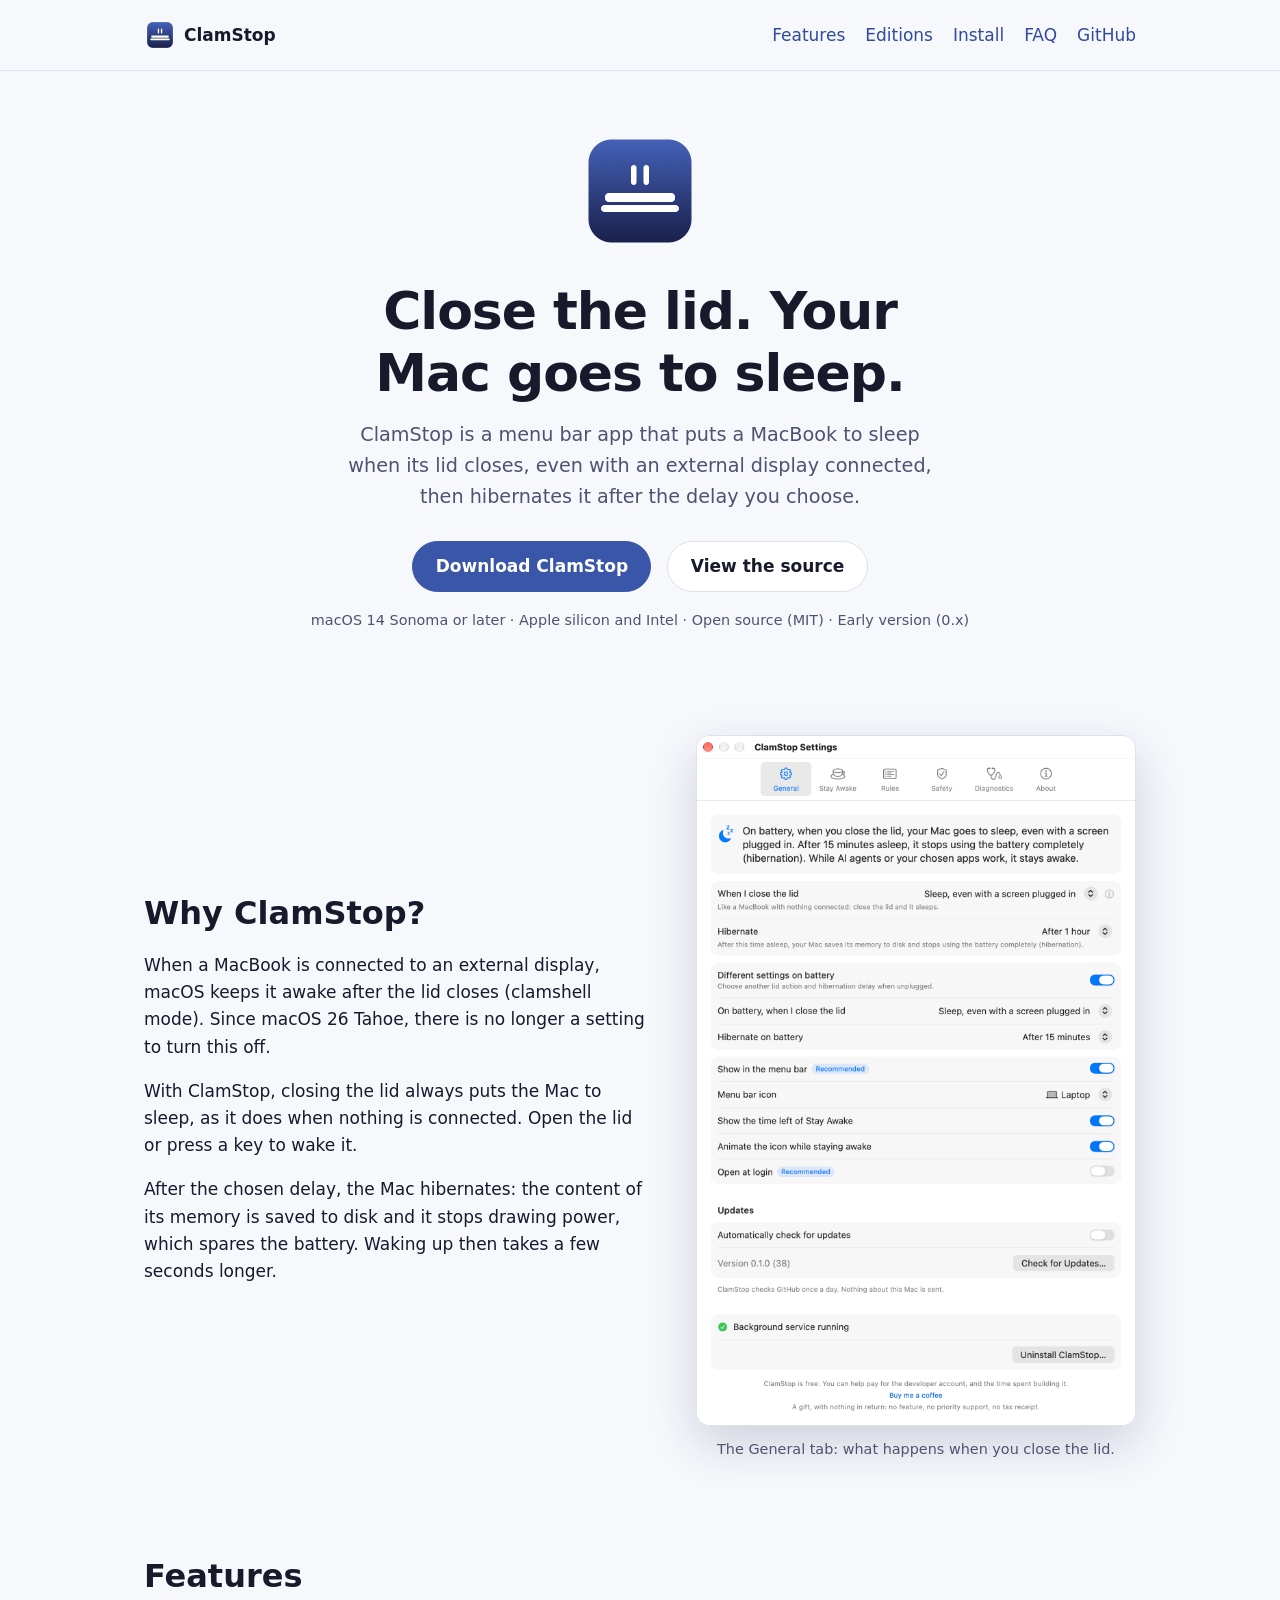
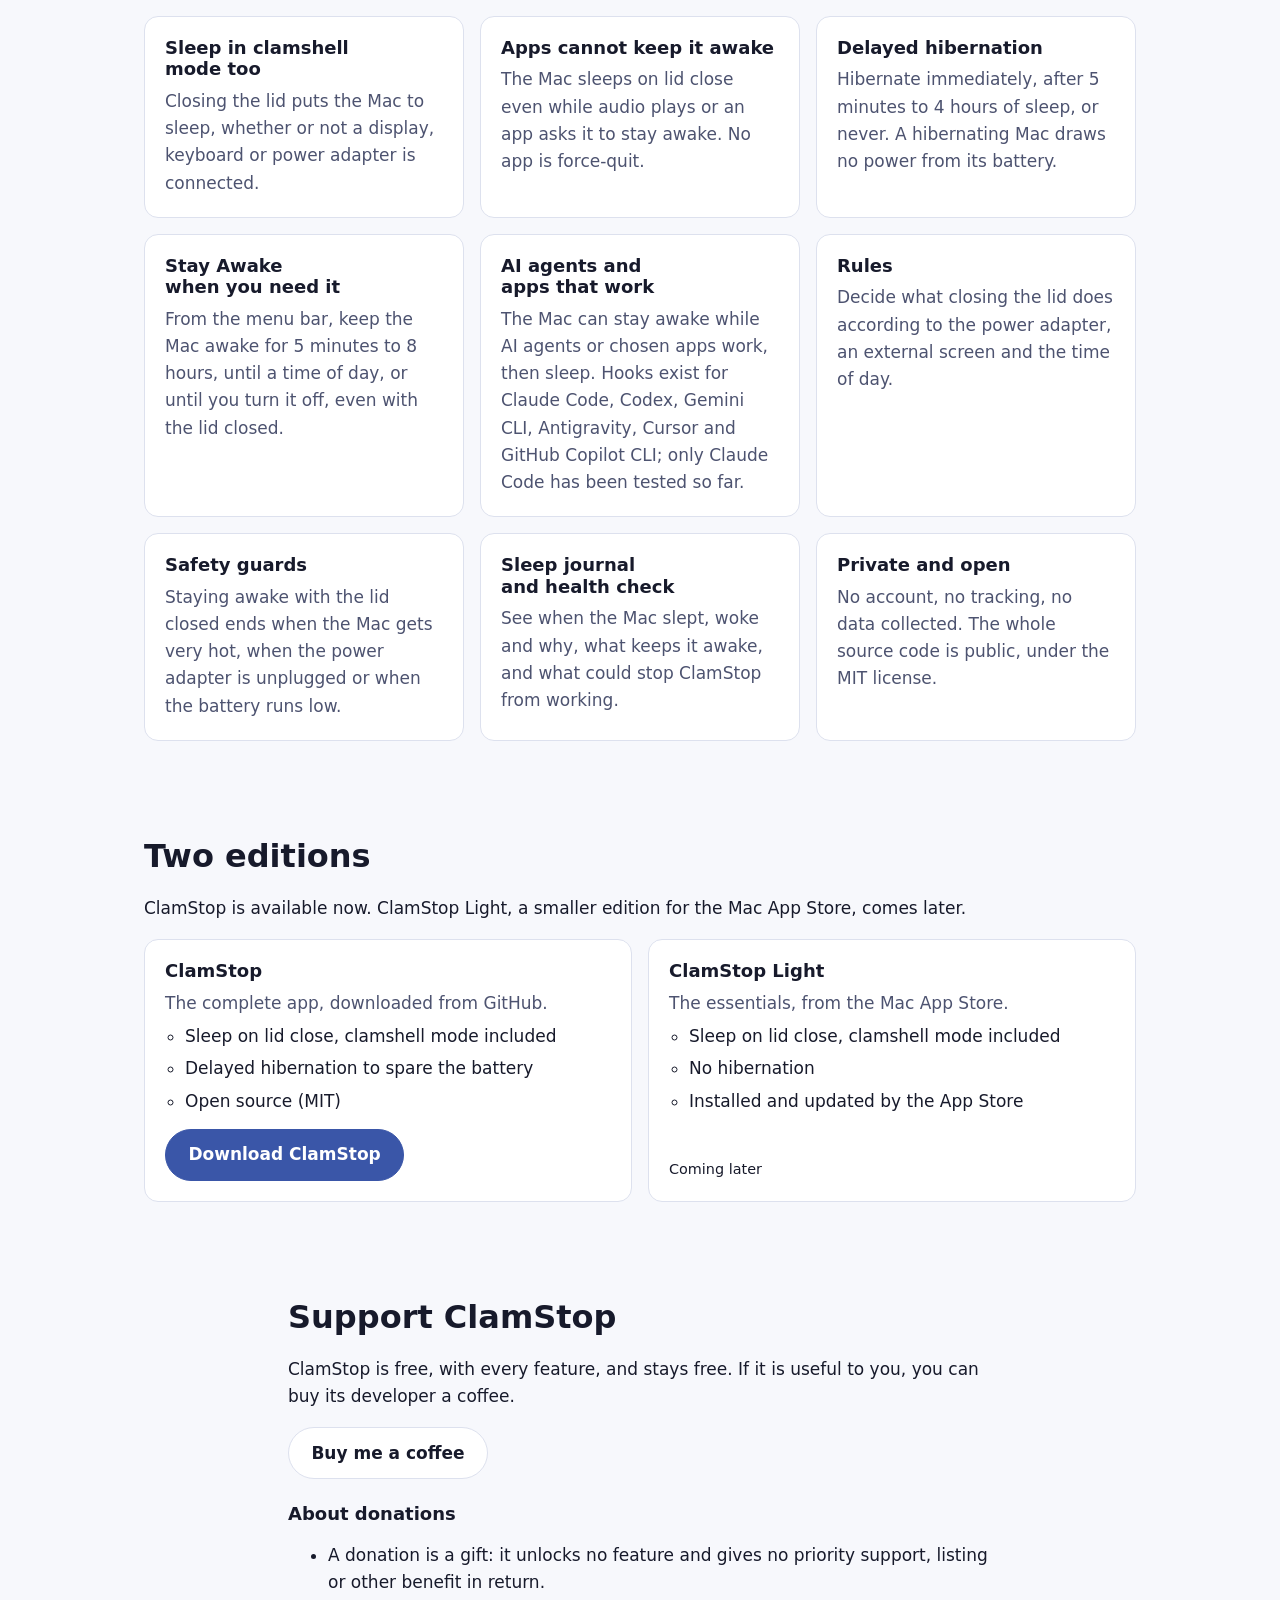
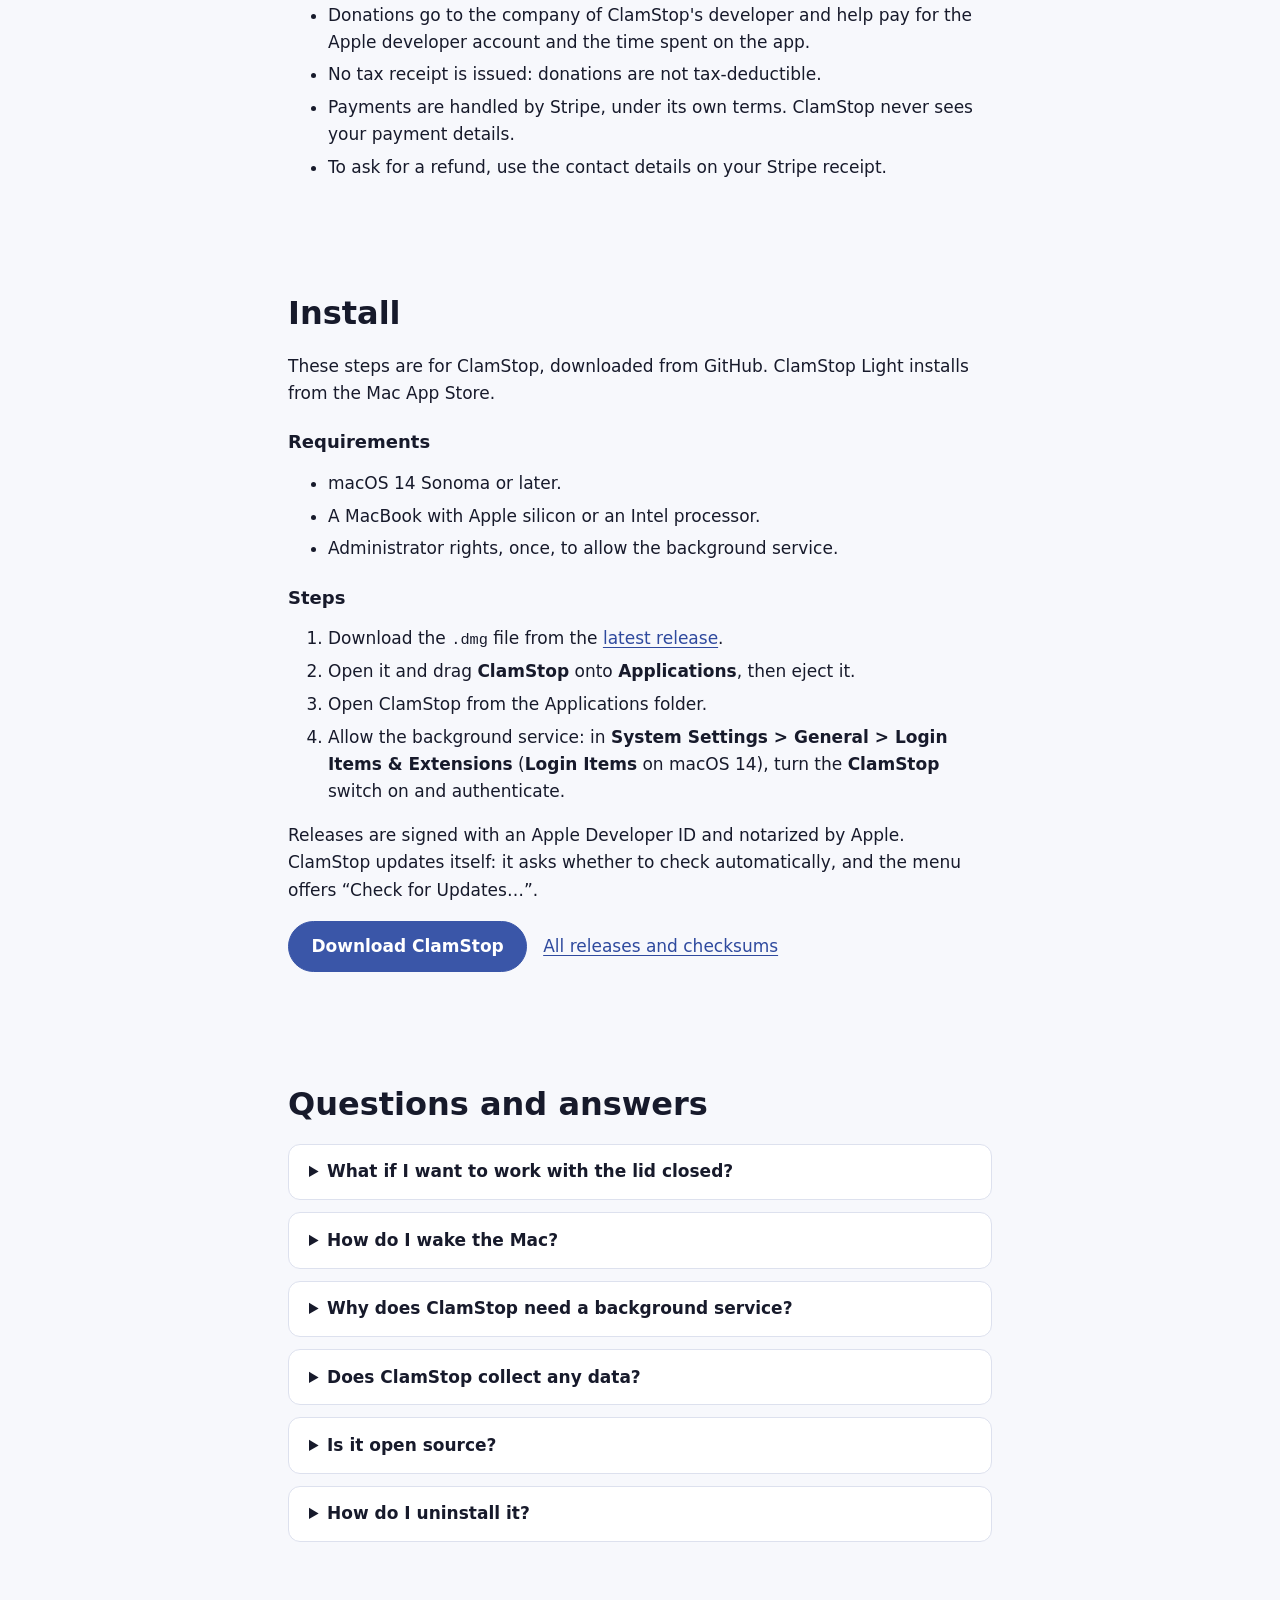
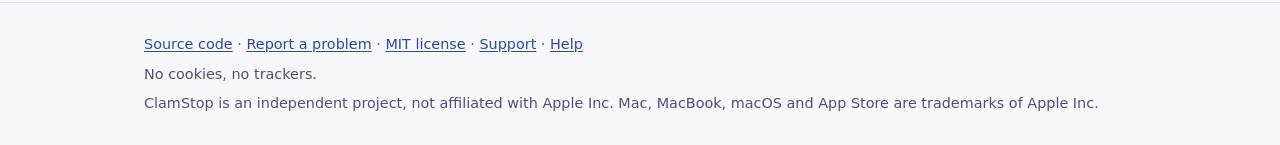
<file: site/index.html>
<!doctype html>
<!-- Generated by site/src/build.py: edit site/src/, not this file. -->
<html lang="en">
<head>
  <meta charset="utf-8">
  <meta name="viewport" content="width=device-width, initial-scale=1">
  <meta http-equiv="Content-Security-Policy" content="default-src 'none'; img-src 'self'; style-src 'self'; base-uri 'none'; form-action 'none'">
  <meta name="referrer" content="no-referrer">
  <title>ClamStop: close the lid and your MacBook sleeps</title>
  <meta name="description" content="Open source menu bar app for macOS: closing the lid puts your MacBook to sleep, even with an external display connected, then hibernates it after a delay.">
  <meta name="color-scheme" content="light dark">
  <meta name="theme-color" media="(prefers-color-scheme: light)" content="#f7f8fc">
  <meta name="theme-color" media="(prefers-color-scheme: dark)" content="#0f1222">
  <link rel="canonical" href="https://chanoj.github.io/ClamStop/">
  <link rel="alternate" hreflang="en" href="https://chanoj.github.io/ClamStop/">
  <link rel="alternate" hreflang="x-default" href="https://chanoj.github.io/ClamStop/">
  <meta property="og:type" content="website">
  <meta property="og:site_name" content="ClamStop">
  <meta property="og:locale" content="en_US">
  <meta property="og:url" content="https://chanoj.github.io/ClamStop/">
  <meta property="og:title" content="ClamStop: close the lid and your MacBook sleeps">
  <meta property="og:description" content="Open source menu bar app for macOS: closing the lid puts your MacBook to sleep, even with an external display connected, then hibernates it after a delay.">
  <meta property="og:image" content="https://chanoj.github.io/ClamStop/img/og-en.png">
  <meta property="og:image:width" content="1200">
  <meta property="og:image:height" content="630">
  <meta property="og:image:alt" content="ClamStop: close the lid, and your Mac sleeps.">
  <meta name="twitter:card" content="summary_large_image">
  <link rel="icon" type="image/png" sizes="64x64" href="img/icon-64.png">
  <link rel="apple-touch-icon" href="img/icon-256.png">
  <link rel="stylesheet" href="style.css">
</head>
<body>
  <a class="skip" href="#main">Skip to content</a>

  <header class="top">
    <div class="wrap">
      <a class="brand" href="#main">
        <img src="img/icon-64.png" width="32" height="32" alt="">
        <span>ClamStop</span>
      </a>
      <nav aria-label="Main">
        <ul>
          <li><a href="#features">Features</a></li>
          <li><a href="#editions">Editions</a></li>
          <li><a href="#install">Install</a></li>
          <li><a href="#faq">FAQ</a></li>
          <li><a href="https://github.com/ChanOJ/ClamStop">GitHub</a></li>
        </ul>
      </nav>
      
    </div>
  </header>

  <main id="main">
    <section class="hero wrap">
      <img class="app-icon" src="img/icon-256.png" width="128" height="128" alt="">
      <h1>Close the lid. Your Mac goes to sleep.</h1>
      <p class="lead">ClamStop is a menu bar app that puts a MacBook to sleep when its lid closes, even with an external display connected, then hibernates it after the delay you choose.</p>
      <p class="actions">
        <a class="button primary" href="https://github.com/ChanOJ/ClamStop/releases/latest">Download ClamStop</a>
        <a class="button" href="https://github.com/ChanOJ/ClamStop">View the source</a>
      </p>
      <p class="fine">macOS 14 Sonoma or later · Apple silicon and Intel · Open source (MIT) · Early version (0.x)</p>
    </section>

    <section id="why" class="why wrap" aria-labelledby="why-title">
      <div class="text">
        <h2 id="why-title">Why ClamStop?</h2>
        <p>When a MacBook is connected to an external display, macOS keeps it awake after the lid closes (clamshell mode). Since macOS 26 Tahoe, there is no longer a setting to turn this off.</p>
        <p>With ClamStop, closing the lid always puts the Mac to sleep, as it does when nothing is connected. Open the lid or press a key to wake it.</p>
        <p>After the chosen delay, the Mac hibernates: the content of its memory is saved to disk and it stops drawing power, which spares the battery. Waking up then takes a few seconds longer.</p>
      </div>
      <figure class="shot shot-settings">
  <picture>
    <source media="(prefers-color-scheme: dark)" srcset="img/settings-en-dark.png" width="640" height="1008">
    <img src="img/settings-en-light.png" width="640" height="1008" alt="ClamStop settings window, General tab: on battery, closing the lid puts the Mac to sleep even with a screen plugged in, and it hibernates after 15 minutes; menu bar, login, update and background service settings below.">
  </picture>
  <figcaption>The General tab: what happens when you close the lid.</figcaption>
</figure>
    </section>

    <section id="features" class="wrap" aria-labelledby="features-title">
      <h2 id="features-title">Features</h2>
      <ul class="cards">
        <li><h3>Sleep in clamshell mode too</h3><p>Closing the lid puts the Mac to sleep, whether or not a display, keyboard or power adapter is connected.</p></li>
        <li><h3>Apps cannot keep it awake</h3><p>The Mac sleeps on lid close even while audio plays or an app asks it to stay awake. No app is force-quit.</p></li>
        <li><h3>Delayed hibernation</h3><p>Hibernate immediately, after 5 minutes to 4 hours of sleep, or never. A hibernating Mac draws no power from its battery.</p></li>
        <li><h3>Stay Awake when you need it</h3><p>From the menu bar, keep the Mac awake for 5 minutes to 8 hours, until a time of day, or until you turn it off, even with the lid closed.</p></li>
        <li><h3>AI agents and apps that work</h3><p>The Mac can stay awake while AI agents or chosen apps work, then sleep. Hooks exist for Claude Code, Codex, Gemini CLI, Antigravity, Cursor and GitHub Copilot CLI; only Claude Code has been tested so far.</p></li>
        <li><h3>Rules</h3><p>Decide what closing the lid does according to the power adapter, an external screen and the time of day.</p></li>
        <li><h3>Safety guards</h3><p>Staying awake with the lid closed ends when the Mac gets very hot, when the power adapter is unplugged or when the battery runs low.</p></li>
        <li><h3>Sleep journal and health check</h3><p>See when the Mac slept, woke and why, what keeps it awake, and what could stop ClamStop from working.</p></li>
        <li><h3>Private and open</h3><p>No account, no tracking, no data collected. The whole source code is public, under the MIT license.</p></li>
      </ul>
      
    </section>

    <section id="editions" class="wrap" aria-labelledby="editions-title">
      <h2 id="editions-title">Two editions</h2>
      <p>ClamStop is available now. ClamStop Light, a smaller edition for the Mac App Store, comes later.</p>
      <ul class="cards editions">
        <li>
          <h3>ClamStop</h3>
          <p>The complete app, downloaded from GitHub.</p>
          <ul>
            <li>Sleep on lid close, clamshell mode included</li>
            <li>Delayed hibernation to spare the battery</li>
            <li>Open source (MIT)</li>
          </ul>
          <p class="actions"><a class="button primary" href="https://github.com/ChanOJ/ClamStop/releases/latest">Download ClamStop</a></p>
        </li>
        <li>
          <h3>ClamStop Light</h3>
          <p>The essentials, from the Mac App Store.</p>
          <ul>
            <li>Sleep on lid close, clamshell mode included</li>
            <li>No hibernation</li>
            <li>Installed and updated by the App Store</li>
          </ul>
          <p class="actions fine">Coming later</p>
        </li>
      </ul>
    </section>

    <section id="support" class="wrap narrow" aria-labelledby="support-title">
      <h2 id="support-title">Support ClamStop</h2>
      <p>ClamStop is free, with every feature, and stays free. If it is useful to you, you can buy its developer a coffee.</p>
      <p class="actions"><a class="button" href="https://buy.stripe.com/9B600j1BrbSu2p9bCL6J200">Buy me a coffee</a></p>
      <h3>About donations</h3>
      <ul>
        <li>A donation is a gift: it unlocks no feature and gives no priority support, listing or other benefit in return.</li>
        <li>Donations go to the company of ClamStop&#x27;s developer and help pay for the Apple developer account and the time spent on the app.</li>
        <li>No tax receipt is issued: donations are not tax-deductible.</li>
        <li>Payments are handled by Stripe, under its own terms. ClamStop never sees your payment details.</li>
        <li>To ask for a refund, use the contact details on your Stripe receipt.</li>
      </ul>
    </section>


    <section id="install" class="wrap narrow" aria-labelledby="install-title">
      <h2 id="install-title">Install</h2>
      <p>These steps are for ClamStop, downloaded from GitHub. ClamStop Light installs from the Mac App Store.</p>
      <h3>Requirements</h3>
      <ul>
        <li>macOS 14 Sonoma or later.</li>
        <li>A MacBook with Apple silicon or an Intel processor.</li>
        <li>Administrator rights, once, to allow the background service.</li>
      </ul>
      <h3>Steps</h3>
      <ol class="steps">
        <li>Download the <code>.dmg</code> file from the <a href="https://github.com/ChanOJ/ClamStop/releases/latest">latest release</a>.</li>
        <li>Open it and drag <strong>ClamStop</strong> onto <strong>Applications</strong>, then eject it.</li>
        <li>Open ClamStop from the Applications folder.</li>
        <li>Allow the background service: in <strong>System Settings &gt; General &gt; Login Items &amp; Extensions</strong> (<strong>Login Items</strong> on macOS 14), turn the <strong>ClamStop</strong> switch on and authenticate.</li>
      </ol>
      <p>Releases are signed with an Apple Developer ID and notarized by Apple. ClamStop updates itself: it asks whether to check automatically, and the menu offers “Check for Updates…”.</p>
      <p class="actions">
        <a class="button primary" href="https://github.com/ChanOJ/ClamStop/releases/latest">Download ClamStop</a>
        <a href="https://github.com/ChanOJ/ClamStop/releases">All releases and checksums</a>
      </p>
    </section>

    <section id="faq" class="wrap narrow" aria-labelledby="faq-title">
      <h2 id="faq-title">Questions and answers</h2>
      <details>
        <summary>What if I want to work with the lid closed?</summary>
        <p>Choose “Stay Awake” in the ClamStop menu for as long as you need, add a rule for your desk setup, or set “When I close the lid” to “Do what macOS does” in the settings.</p>
      </details>
      <details>
        <summary>How do I wake the Mac?</summary>
        <p>Open the lid or press a key. After hibernation, waking up takes a few seconds longer because the memory is read back from disk.</p>
      </details>
      <details>
        <summary>Why does ClamStop need a background service?</summary>
        <p>Putting the Mac into hibernation, or keeping it awake with the lid closed, requires administrator rights. A small background service does that part, and macOS asks you to approve it. It restores the default sleep settings when ClamStop is uninstalled.</p>
      </details>
      <details>
        <summary>Does ClamStop collect any data?</summary>
        <p>No. The app has no account and no analytics. By itself it only connects to GitHub to look for updates, if you allow automatic checks or choose “Check for Updates…”, and sends nothing about your Mac. A problem report leaves your Mac only if you send it yourself.</p>
        <p>This website sets no cookies, runs no scripts and loads nothing from third parties. It is hosted on GitHub Pages, and GitHub logs the IP addresses of visitors for security purposes.</p>
      </details>
      <details>
        <summary>Is it open source?</summary>
        <p>Yes. The code is on <a href="https://github.com/ChanOJ/ClamStop">GitHub</a> under the <a href="https://github.com/ChanOJ/ClamStop/blob/main/LICENSE">MIT license</a>. You can read it, build it yourself and contribute.</p>
      </details>
      <details>
        <summary>How do I uninstall it?</summary>
        <ol>
          <li>Open the ClamStop settings (menu bar icon &gt; <strong>Settings…</strong>, or open the app again from the Applications folder).</li>
          <li>Click <strong>Uninstall ClamStop…</strong>, then <strong>Uninstall</strong>. The default sleep settings are restored and the background service is removed.</li>
          <li>Move ClamStop from the Applications folder to the Trash.</li>
        </ol>
        <p>App already deleted, or something went wrong? The <a href="https://github.com/ChanOJ/ClamStop#uninstall">uninstall guide</a> covers it.</p>
      </details>
    </section>
  </main>

  <footer>
    <div class="wrap">
      <p><a href="https://github.com/ChanOJ/ClamStop">Source code</a> · <a href="https://github.com/ChanOJ/ClamStop/issues">Report a problem</a> · <a href="https://github.com/ChanOJ/ClamStop/blob/main/LICENSE">MIT license</a> · <a href="#support">Support</a> · <a href="help/">Help</a></p>
      <p>No cookies, no trackers.</p>
      <p>ClamStop is an independent project, not affiliated with Apple Inc. Mac, MacBook, macOS and App Store are trademarks of Apple Inc.</p>
    </div>
  </footer>
</body>
</html>
</file>
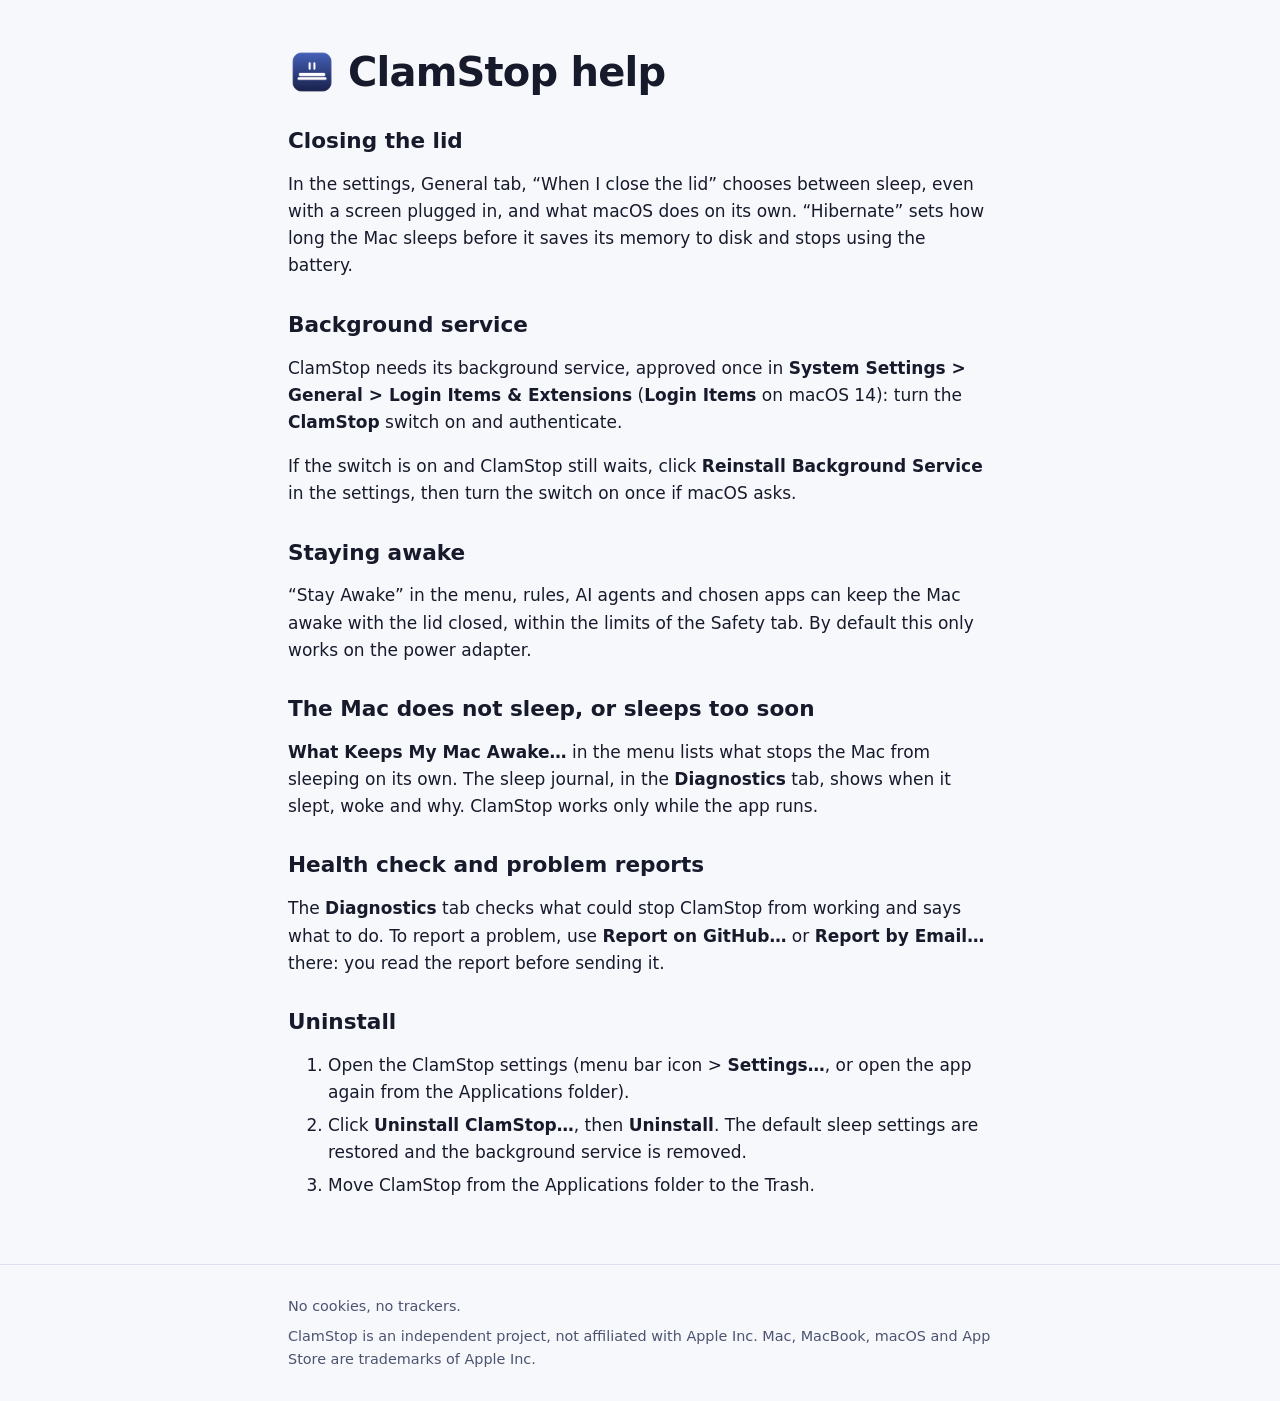
<file: site/help/index.html>
<!doctype html>
<!-- Generated by site/src/build.py: edit site/src/, not this file. -->
<html lang="en">
<head>
  <meta charset="utf-8">
  <meta name="viewport" content="width=device-width, initial-scale=1">
  <meta http-equiv="Content-Security-Policy" content="default-src 'none'; img-src 'self'; style-src 'self'; base-uri 'none'; form-action 'none'">
  <meta name="referrer" content="no-referrer">
  <title>ClamStop help</title>
  <meta name="description" content="Help for ClamStop: what happens when the lid closes, the background service, staying awake and troubleshooting.">
  <meta name="color-scheme" content="light dark">
  <link rel="canonical" href="https://chanoj.github.io/ClamStop/help/">
  <link rel="icon" type="image/png" sizes="64x64" href="../img/icon-64.png">
  <link rel="stylesheet" href="../style.css">
</head>
<body>
  <main class="wrap narrow help">
    <h1><img src="../img/icon-64.png" width="48" height="48" alt=""> ClamStop help</h1>

    <h2>Closing the lid</h2>
    <p>In the settings, General tab, “When I close the lid” chooses between sleep, even with a screen plugged in, and what macOS does on its own. “Hibernate” sets how long the Mac sleeps before it saves its memory to disk and stops using the battery.</p>

    <h2>Background service</h2>
    <p>ClamStop needs its background service, approved once in <strong>System Settings &gt; General &gt; Login Items &amp; Extensions</strong> (<strong>Login Items</strong> on macOS 14): turn the <strong>ClamStop</strong> switch on and authenticate.</p>
    <p>If the switch is on and ClamStop still waits, click <strong>Reinstall Background Service</strong> in the settings, then turn the switch on once if macOS asks.</p>

    <h2>Staying awake</h2>
    <p>“Stay Awake” in the menu, rules, AI agents and chosen apps can keep the Mac awake with the lid closed, within the limits of the Safety tab. By default this only works on the power adapter.</p>

    <h2>The Mac does not sleep, or sleeps too soon</h2>
    <p><strong>What Keeps My Mac Awake…</strong> in the menu lists what stops the Mac from sleeping on its own. The sleep journal, in the <strong>Diagnostics</strong> tab, shows when it slept, woke and why. ClamStop works only while the app runs.</p>

    <h2>Health check and problem reports</h2>
    <p>The <strong>Diagnostics</strong> tab checks what could stop ClamStop from working and says what to do. To report a problem, use <strong>Report on GitHub…</strong> or <strong>Report by Email…</strong> there: you read the report before sending it.</p>

    <h2>Uninstall</h2>
    <ol>
      <li>Open the ClamStop settings (menu bar icon &gt; <strong>Settings…</strong>, or open the app again from the Applications folder).</li>
      <li>Click <strong>Uninstall ClamStop…</strong>, then <strong>Uninstall</strong>. The default sleep settings are restored and the background service is removed.</li>
      <li>Move ClamStop from the Applications folder to the Trash.</li>
    </ol>
  </main>

  <footer>
    <div class="wrap narrow">
      <p>No cookies, no trackers.</p>
      <p>ClamStop is an independent project, not affiliated with Apple Inc. Mac, MacBook, macOS and App Store are trademarks of Apple Inc.</p>
    </div>
  </footer>
</body>
</html>
</file>
<file: site/style.css>
/* No external fonts or resources: system fonts only. */
:root {
  color-scheme: light dark;
  --bg: #f7f8fc;
  --surface: #ffffff;
  --text: #171a2b;
  --muted: #4d5370;
  --line: #dde1ee;
  --link: #2f4a9e;
  --button: #3a56a8;
  --button-hover: #2c4388;
  --on-button: #ffffff;
  --shadow: 0 18px 48px rgba(27, 34, 76, 0.18);
}

@media (prefers-color-scheme: dark) {
  :root {
    --bg: #0f1222;
    --surface: #181c31;
    --text: #edeffa;
    --muted: #b1b7d3;
    --line: #2c3252;
    --link: #a8bcff;
    --button: #4a66bd;
    --button-hover: #3a56a8;
    --shadow: 0 18px 48px rgba(0, 0, 0, 0.55);
  }
}

*, *::before, *::after { box-sizing: border-box; }

[hidden] { display: none !important; }

html { -webkit-text-size-adjust: 100%; text-size-adjust: 100%; }

@media (prefers-reduced-motion: no-preference) {
  html { scroll-behavior: smooth; }
}

body {
  margin: 0;
  background: var(--bg);
  color: var(--text);
  font: 1.0625rem/1.6 -apple-system, BlinkMacSystemFont, "Segoe UI", system-ui, sans-serif;
  overflow-wrap: break-word;
}

img { max-width: 100%; height: auto; }

a { color: var(--link); text-underline-offset: 0.15em; }

:focus-visible { outline: 3px solid var(--link); outline-offset: 3px; border-radius: 4px; }

h1, h2, h3 { line-height: 1.2; text-wrap: balance; }
h1 { font-size: clamp(2rem, 7vw, 3.25rem); letter-spacing: -0.02em; margin: 1rem 0; }
h2 { font-size: clamp(1.5rem, 4.5vw, 2rem); margin: 0 0 1.25rem; }
h3 { font-size: 1.125rem; margin: 1.5rem 0 0.5rem; }

code { font-family: ui-monospace, SFMono-Regular, Menlo, monospace; font-size: 0.9em; }

.wrap { width: min(100% - 2rem, 62rem); margin-inline: auto; }
.narrow { max-width: 44rem; }

.skip {
  position: absolute;
  left: 1rem;
  top: -4rem;
  z-index: 1;
  padding: 0.5rem 1rem;
  background: var(--surface);
  border-radius: 8px;
}
.skip:focus { top: 0.5rem; }

.top { border-bottom: 1px solid var(--line); }
.top .wrap {
  display: flex;
  flex-wrap: wrap;
  align-items: center;
  justify-content: space-between;
  gap: 0.25rem 1rem;
  padding-block: 0.75rem;
}
.brand {
  display: inline-flex;
  align-items: center;
  gap: 0.5rem;
  color: var(--text);
  font-weight: 700;
  text-decoration: none;
}
nav ul { display: flex; flex-wrap: wrap; gap: 0 1.25rem; margin: 0; padding: 0; list-style: none; }
nav a { display: inline-block; padding-block: 0.25rem; text-decoration: none; }
nav a:hover { text-decoration: underline; }
.languages a[aria-current="page"] { color: var(--text); font-weight: 600; }

main > section { padding-block: 3rem; scroll-margin-top: 1rem; }

.help { padding-block: 2rem 3rem; }
.help h1 { display: flex; align-items: center; gap: 0.75rem; font-size: clamp(1.75rem, 6vw, 2.5rem); }
.help h2 { margin: 2rem 0 0.5rem; font-size: 1.35rem; }

.hero { text-align: center; padding-block: 3.5rem 2.5rem; }
.app-icon { width: 128px; height: 128px; }
.lead { max-width: 38rem; margin: 0 auto 1.75rem; font-size: 1.2rem; color: var(--muted); }
.fine { font-size: 0.9rem; color: var(--muted); }

.actions { display: flex; flex-wrap: wrap; align-items: center; gap: 0.75rem 1rem; }
.hero .actions { justify-content: center; }

.button {
  display: inline-block;
  padding: 0.7rem 1.4rem;
  border: 1px solid var(--line);
  border-radius: 999px;
  background: var(--surface);
  color: var(--text);
  font-weight: 600;
  text-decoration: none;
}
.button:hover { border-color: var(--link); }
.button.primary { border-color: var(--button); background: var(--button); color: var(--on-button); }
.button.primary:hover { border-color: var(--button-hover); background: var(--button-hover); }

.why { display: flex; flex-wrap: wrap; align-items: center; gap: 2rem 3rem; }
.why .text { flex: 1 1 18rem; }
.why .shot { flex: 0 1 440px; }

.shot { margin: 0 auto; text-align: center; }
.shot img {
  display: block;
  margin-inline: auto;
  border: 1px solid var(--line);
  border-radius: 14px;
  box-shadow: var(--shadow);
}
.shot figcaption { margin-top: 0.75rem; font-size: 0.9rem; color: var(--muted); }
.shot-menu { margin-top: 2.5rem; }

.cards {
  display: grid;
  grid-template-columns: repeat(auto-fit, minmax(min(100%, 17rem), 1fr));
  gap: 1rem;
  margin: 0;
  padding: 0;
  list-style: none;
}
.cards > li { padding: 1.25rem; border: 1px solid var(--line); border-radius: 14px; background: var(--surface); }
.cards h3 { margin-top: 0; }
.cards p { margin: 0; color: var(--muted); }

li { margin-block: 0.35rem; }
.cards > li { margin: 0; }

.editions > li { display: flex; flex-direction: column; }
.editions ul { padding-left: 1.25rem; }
.editions .actions { margin: auto 0 0; padding-top: 0.5rem; color: inherit; }

details {
  margin-block: 0.75rem;
  padding: 0 1.25rem;
  border: 1px solid var(--line);
  border-radius: 12px;
  background: var(--surface);
}
summary { padding-block: 0.85rem; font-weight: 600; cursor: pointer; }
details ol { padding-left: 1.25rem; }

footer { border-top: 1px solid var(--line); padding-block: 1.5rem; font-size: 0.9rem; color: var(--muted); }
footer p { margin-block: 0.4rem; }
</file>
